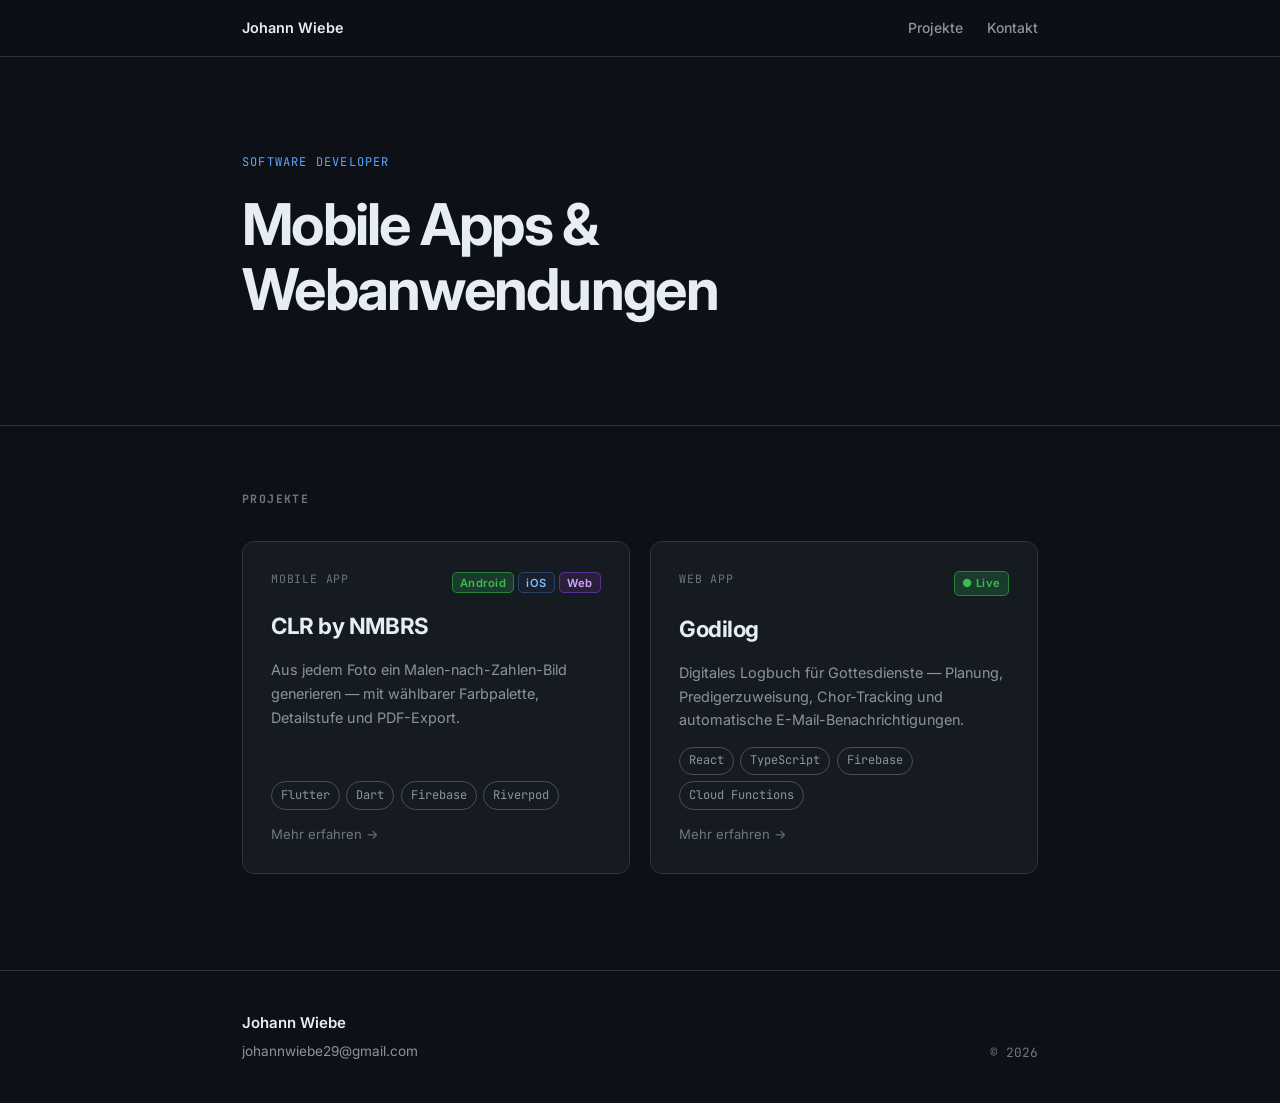
<file: index.html>
<!DOCTYPE html>
<html lang="de">
<head>
  <meta charset="UTF-8" />
  <meta name="viewport" content="width=device-width, initial-scale=1.0" />
  <title>Johann Wiebe — Portfolio</title>
  <link rel="preconnect" href="https://fonts.googleapis.com" />
  <link href="https://fonts.googleapis.com/css2?family=Inter:wght@300;400;500;600;700&family=JetBrains+Mono:wght@400;500&display=swap" rel="stylesheet" />
  <link rel="stylesheet" href="style.css" />
</head>
<body>

  <header class="site-header">
    <div class="container">
      <div class="header-inner">
        <a href="index.html" class="identity">
          <span class="name">Johann Wiebe</span>
        </a>
        <nav class="header-nav">
          <a href="#projects">Projekte</a>
          <a href="#contact">Kontakt</a>
        </nav>
      </div>
    </div>
  </header>

  <section class="hero">
    <div class="container">
      <p class="hero-label">Software Developer</p>
      <h1 class="hero-title">Mobile Apps &amp;<br>Web&shy;anwendungen</h1>
    </div>
  </section>

  <section id="projects" class="projects-section">
    <div class="container">
      <h2 class="section-title">Projekte</h2>
      <div class="project-grid">

        <a href="clr.html" class="project-card-link">
          <article class="project-card project-card--index">
            <div class="card-top">
              <div class="card-tag">Mobile App</div>
              <div class="card-platforms">
                <span class="badge badge-android">Android</span>
                <span class="badge badge-ios">iOS</span>
                <span class="badge badge-web">Web</span>
              </div>
            </div>
            <h3 class="card-title">CLR by NMBRS</h3>
            <p class="card-desc">
              Aus jedem Foto ein Malen-nach-Zahlen-Bild generieren —
              mit wählbarer Farbpalette, Detailstufe und PDF-Export.
            </p>
            <div class="card-stack">
              <span class="chip">Flutter</span>
              <span class="chip">Dart</span>
              <span class="chip">Firebase</span>
              <span class="chip">Riverpod</span>
            </div>
            <span class="card-arrow">Mehr erfahren →</span>
          </article>
        </a>

        <a href="godilog.html" class="project-card-link">
          <article class="project-card project-card--index">
            <div class="card-top">
              <div class="card-tag">Web App</div>
              <div class="card-platforms">
                <span class="badge badge-live">● Live</span>
              </div>
            </div>
            <h3 class="card-title">Godilog</h3>
            <p class="card-desc">
              Digitales Logbuch für Gottesdienste — Planung, Predigerzuweisung,
              Chor-Tracking und automatische E-Mail-Benachrichtigungen.
            </p>
            <div class="card-stack">
              <span class="chip">React</span>
              <span class="chip">TypeScript</span>
              <span class="chip">Firebase</span>
              <span class="chip">Cloud Functions</span>
            </div>
            <span class="card-arrow">Mehr erfahren →</span>
          </article>
        </a>

      </div>
    </div>
  </section>

  <footer id="contact" class="site-footer">
    <div class="container">
      <div class="footer-inner">
        <div>
          <p class="footer-name">Johann Wiebe</p>
          <a href="mailto:johannwiebe29@gmail.com" class="footer-email">johannwiebe29@gmail.com</a>
        </div>
        <p class="footer-copy">&copy; 2026</p>
      </div>
    </div>
  </footer>

</body>
</html>
</file>
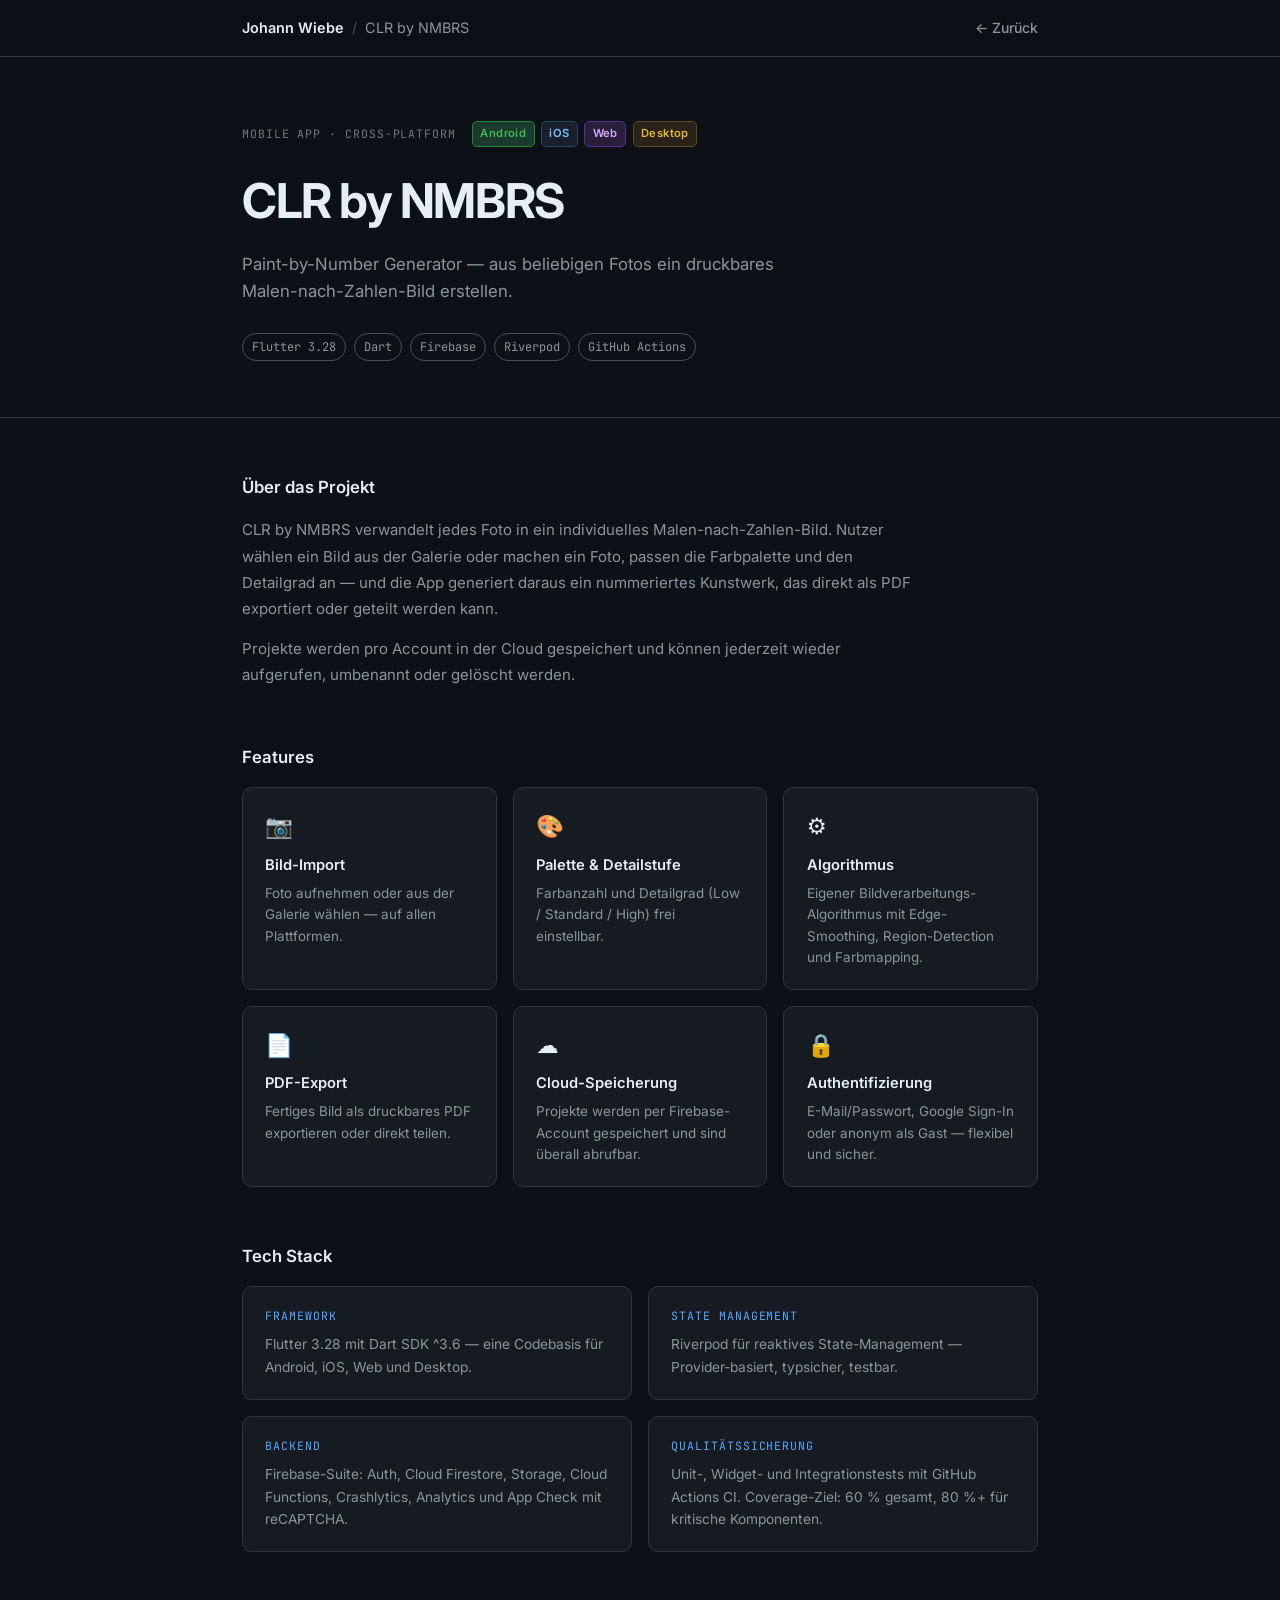
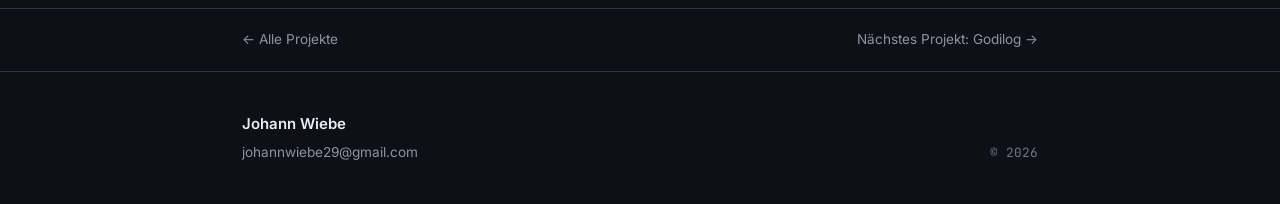
<file: clr.html>
<!DOCTYPE html>
<html lang="de">
<head>
  <meta charset="UTF-8" />
  <meta name="viewport" content="width=device-width, initial-scale=1.0" />
  <title>CLR by NMBRS — Johann Wiebe</title>
  <link rel="preconnect" href="https://fonts.googleapis.com" />
  <link href="https://fonts.googleapis.com/css2?family=Inter:wght@300;400;500;600;700&family=JetBrains+Mono:wght@400;500&display=swap" rel="stylesheet" />
  <link rel="stylesheet" href="style.css" />
</head>
<body>

  <header class="site-header">
    <div class="container">
      <div class="header-inner">
        <a href="index.html" class="identity">
          <span class="name">Johann Wiebe</span>
          <span class="separator">/</span>
          <span class="role">CLR by NMBRS</span>
        </a>
        <nav class="header-nav">
          <a href="index.html">← Zurück</a>
        </nav>
      </div>
    </div>
  </header>

  <section class="project-hero">
    <div class="container">
      <div class="project-hero-meta">
        <span class="project-type-label">Mobile App · Cross-Platform</span>
        <div class="platform-badges">
          <span class="badge badge-android">Android</span>
          <span class="badge badge-ios">iOS</span>
          <span class="badge badge-web">Web</span>
          <span class="badge badge-desktop">Desktop</span>
        </div>
      </div>
      <h1 class="project-hero-title">CLR by NMBRS</h1>
      <p class="project-hero-sub">
        Paint-by-Number Generator — aus beliebigen Fotos ein druckbares
        Malen-nach-Zahlen-Bild erstellen.
      </p>
      <div class="hero-stack">
        <span class="chip">Flutter 3.28</span>
        <span class="chip">Dart</span>
        <span class="chip">Firebase</span>
        <span class="chip">Riverpod</span>
        <span class="chip">GitHub Actions</span>
      </div>
    </div>
  </section>

  <main class="project-page">
    <div class="container">

      <!-- Was ist es -->
      <section class="content-section">
        <h2 class="content-heading">Über das Projekt</h2>
        <p class="content-text">
          CLR by NMBRS verwandelt jedes Foto in ein individuelles Malen-nach-Zahlen-Bild.
          Nutzer wählen ein Bild aus der Galerie oder machen ein Foto, passen die Farbpalette
          und den Detailgrad an — und die App generiert daraus ein nummeriertes Kunstwerk,
          das direkt als PDF exportiert oder geteilt werden kann.
        </p>
        <p class="content-text">
          Projekte werden pro Account in der Cloud gespeichert und können jederzeit
          wieder aufgerufen, umbenannt oder gelöscht werden.
        </p>
      </section>

      <!-- Features -->
      <section class="content-section">
        <h2 class="content-heading">Features</h2>
        <div class="feature-grid">
          <div class="feature-item">
            <div class="feature-icon">📷</div>
            <h3>Bild-Import</h3>
            <p>Foto aufnehmen oder aus der Galerie wählen — auf allen Plattformen.</p>
          </div>
          <div class="feature-item">
            <div class="feature-icon">🎨</div>
            <h3>Palette &amp; Detailstufe</h3>
            <p>Farbanzahl und Detailgrad (Low / Standard / High) frei einstellbar.</p>
          </div>
          <div class="feature-item">
            <div class="feature-icon">⚙️</div>
            <h3>Algorithmus</h3>
            <p>Eigener Bildverarbeitungs-Algorithmus mit Edge-Smoothing, Region-Detection und Farbmapping.</p>
          </div>
          <div class="feature-item">
            <div class="feature-icon">📄</div>
            <h3>PDF-Export</h3>
            <p>Fertiges Bild als druckbares PDF exportieren oder direkt teilen.</p>
          </div>
          <div class="feature-item">
            <div class="feature-icon">☁️</div>
            <h3>Cloud-Speicherung</h3>
            <p>Projekte werden per Firebase-Account gespeichert und sind überall abrufbar.</p>
          </div>
          <div class="feature-item">
            <div class="feature-icon">🔒</div>
            <h3>Authentifizierung</h3>
            <p>E-Mail/Passwort, Google Sign-In oder anonym als Gast — flexibel und sicher.</p>
          </div>
        </div>
      </section>

      <!-- Tech Stack -->
      <section class="content-section">
        <h2 class="content-heading">Tech Stack</h2>
        <div class="stack-overview">
          <div class="stack-col">
            <span class="stack-col-label">Framework</span>
            <p>Flutter 3.28 mit Dart SDK ^3.6 — eine Codebasis für Android, iOS, Web und Desktop.</p>
          </div>
          <div class="stack-col">
            <span class="stack-col-label">State Management</span>
            <p>Riverpod für reaktives State-Management — Provider-basiert, typsicher, testbar.</p>
          </div>
          <div class="stack-col">
            <span class="stack-col-label">Backend</span>
            <p>Firebase-Suite: Auth, Cloud Firestore, Storage, Cloud Functions, Crashlytics, Analytics und App Check mit reCAPTCHA.</p>
          </div>
          <div class="stack-col">
            <span class="stack-col-label">Qualitätssicherung</span>
            <p>Unit-, Widget- und Integrationstests mit GitHub Actions CI. Coverage-Ziel: 60 % gesamt, 80 %+ für kritische Komponenten.</p>
          </div>
        </div>
      </section>

    </div>
  </main>

  <div class="project-nav-bar">
    <div class="container">
      <a href="index.html" class="pnav-back">← Alle Projekte</a>
      <a href="godilog.html" class="pnav-next">Nächstes Projekt: Godilog →</a>
    </div>
  </div>

  <footer id="contact" class="site-footer">
    <div class="container">
      <div class="footer-inner">
        <div>
          <p class="footer-name">Johann Wiebe</p>
          <a href="mailto:johannwiebe29@gmail.com" class="footer-email">johannwiebe29@gmail.com</a>
        </div>
        <p class="footer-copy">&copy; 2026</p>
      </div>
    </div>
  </footer>

</body>
</html>
</file>
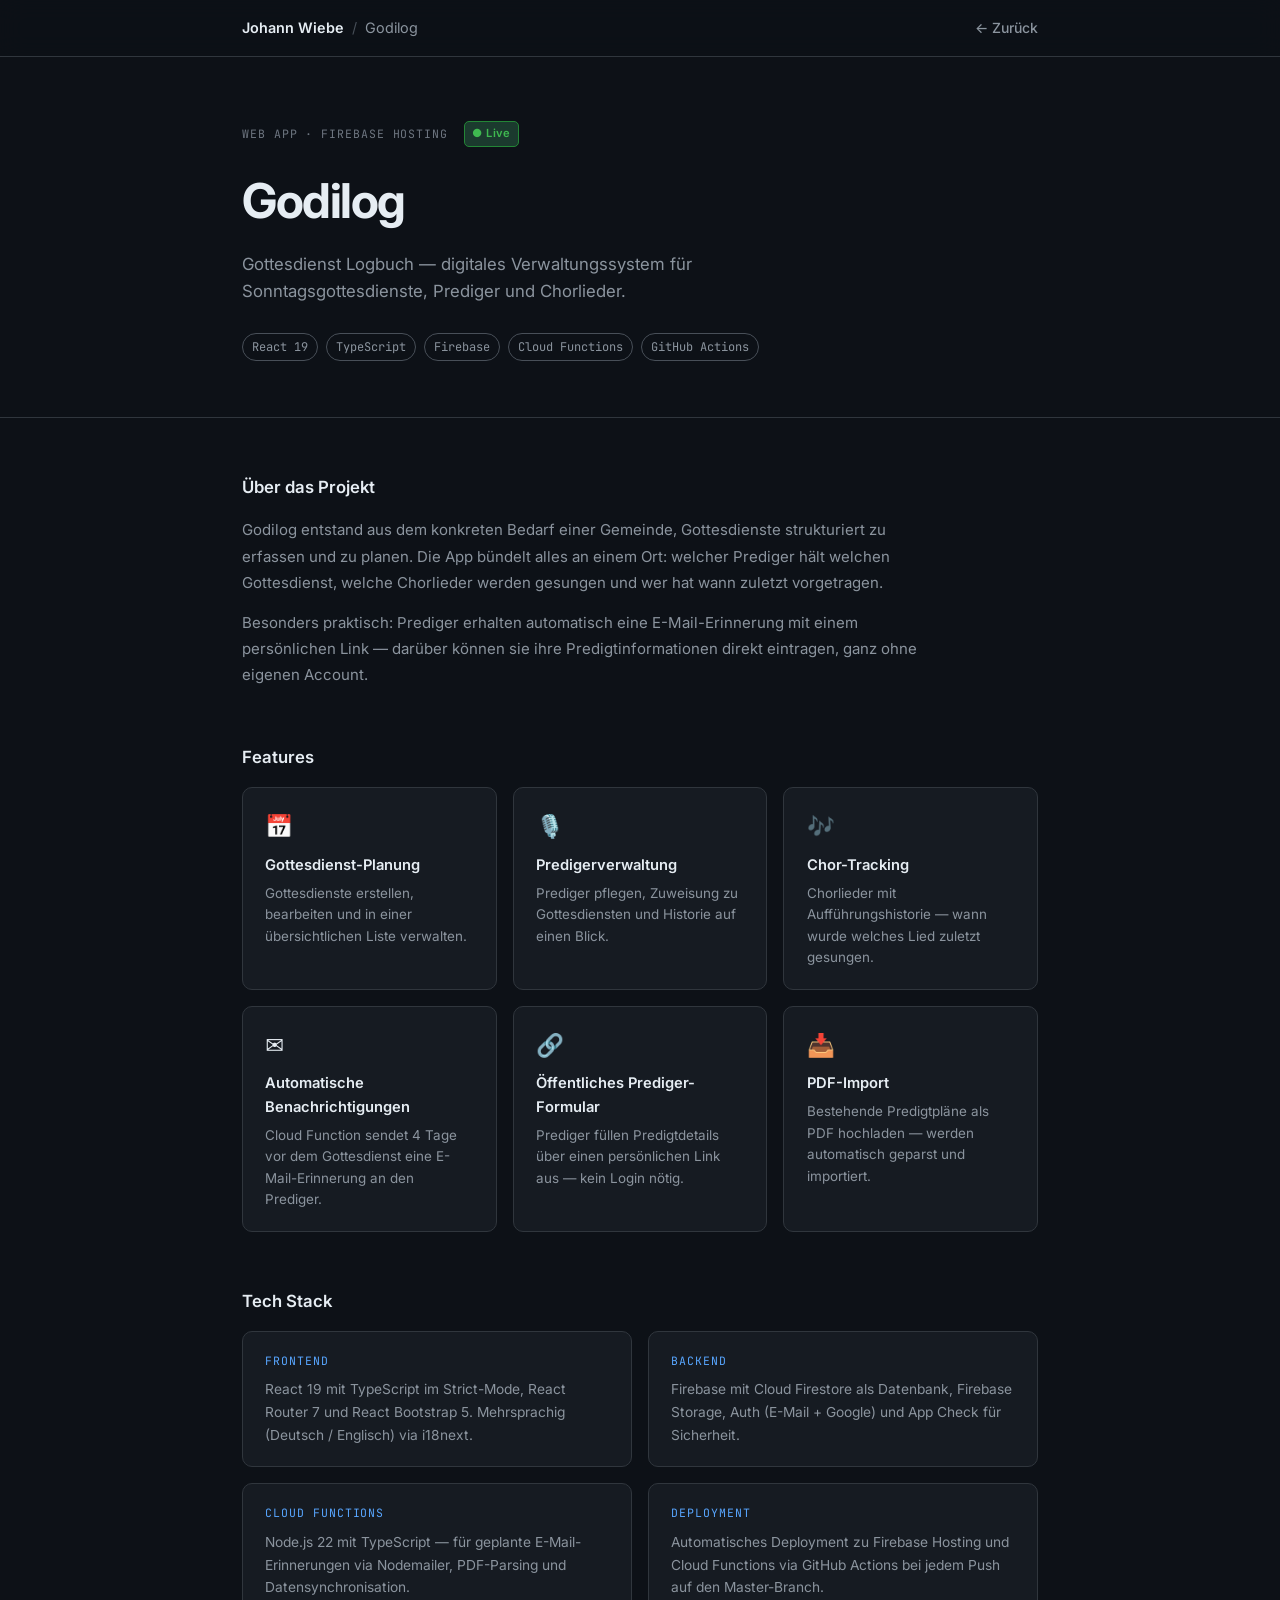
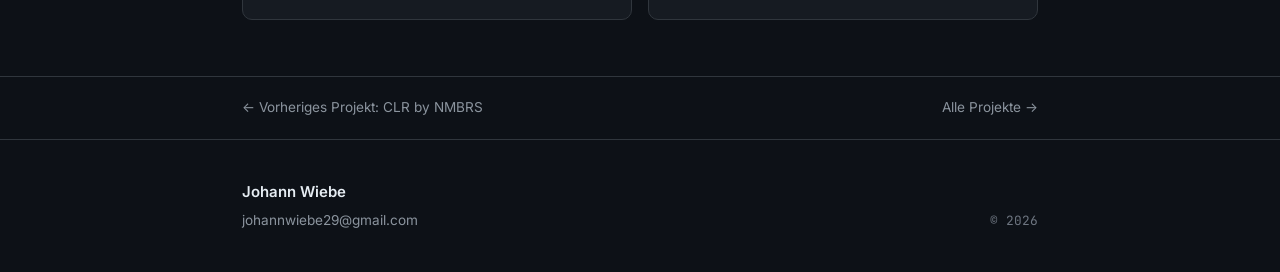
<file: godilog.html>
<!DOCTYPE html>
<html lang="de">
<head>
  <meta charset="UTF-8" />
  <meta name="viewport" content="width=device-width, initial-scale=1.0" />
  <title>Godilog — Johann Wiebe</title>
  <link rel="preconnect" href="https://fonts.googleapis.com" />
  <link href="https://fonts.googleapis.com/css2?family=Inter:wght@300;400;500;600;700&family=JetBrains+Mono:wght@400;500&display=swap" rel="stylesheet" />
  <link rel="stylesheet" href="style.css" />
</head>
<body>

  <header class="site-header">
    <div class="container">
      <div class="header-inner">
        <a href="index.html" class="identity">
          <span class="name">Johann Wiebe</span>
          <span class="separator">/</span>
          <span class="role">Godilog</span>
        </a>
        <nav class="header-nav">
          <a href="index.html">← Zurück</a>
        </nav>
      </div>
    </div>
  </header>

  <section class="project-hero">
    <div class="container">
      <div class="project-hero-meta">
        <span class="project-type-label">Web App · Firebase Hosting</span>
        <div class="platform-badges">
          <a href="https://godilog.jw29435.de" target="_blank" rel="noopener" class="badge badge-live">● Live</a>
        </div>
      </div>
      <h1 class="project-hero-title">Godilog</h1>
      <p class="project-hero-sub">
        Gottesdienst Logbuch — digitales Verwaltungssystem für
        Sonntagsgottesdienste, Prediger und Chorlieder.
      </p>
      <div class="hero-stack">
        <span class="chip">React 19</span>
        <span class="chip">TypeScript</span>
        <span class="chip">Firebase</span>
        <span class="chip">Cloud Functions</span>
        <span class="chip">GitHub Actions</span>
      </div>
    </div>
  </section>

  <main class="project-page">
    <div class="container">

      <!-- Was ist es -->
      <section class="content-section">
        <h2 class="content-heading">Über das Projekt</h2>
        <p class="content-text">
          Godilog entstand aus dem konkreten Bedarf einer Gemeinde, Gottesdienste strukturiert
          zu erfassen und zu planen. Die App bündelt alles an einem Ort: welcher Prediger
          hält welchen Gottesdienst, welche Chorlieder werden gesungen und wer hat wann zuletzt
          vorgetragen.
        </p>
        <p class="content-text">
          Besonders praktisch: Prediger erhalten automatisch eine E-Mail-Erinnerung mit einem
          persönlichen Link — darüber können sie ihre Predigtinformationen direkt eintragen,
          ganz ohne eigenen Account.
        </p>
      </section>

      <!-- Features -->
      <section class="content-section">
        <h2 class="content-heading">Features</h2>
        <div class="feature-grid">
          <div class="feature-item">
            <div class="feature-icon">📅</div>
            <h3>Gottesdienst-Planung</h3>
            <p>Gottesdienste erstellen, bearbeiten und in einer übersichtlichen Liste verwalten.</p>
          </div>
          <div class="feature-item">
            <div class="feature-icon">🎙️</div>
            <h3>Predigerverwaltung</h3>
            <p>Prediger pflegen, Zuweisung zu Gottesdiensten und Historie auf einen Blick.</p>
          </div>
          <div class="feature-item">
            <div class="feature-icon">🎶</div>
            <h3>Chor-Tracking</h3>
            <p>Chorlieder mit Aufführungshistorie — wann wurde welches Lied zuletzt gesungen.</p>
          </div>
          <div class="feature-item">
            <div class="feature-icon">✉️</div>
            <h3>Automatische Benachrichtigungen</h3>
            <p>Cloud Function sendet 4 Tage vor dem Gottesdienst eine E-Mail-Erinnerung an den Prediger.</p>
          </div>
          <div class="feature-item">
            <div class="feature-icon">🔗</div>
            <h3>Öffentliches Prediger-Formular</h3>
            <p>Prediger füllen Predigtdetails über einen persönlichen Link aus — kein Login nötig.</p>
          </div>
          <div class="feature-item">
            <div class="feature-icon">📥</div>
            <h3>PDF-Import</h3>
            <p>Bestehende Predigtpläne als PDF hochladen — werden automatisch geparst und importiert.</p>
          </div>
        </div>
      </section>

      <!-- Tech Stack -->
      <section class="content-section">
        <h2 class="content-heading">Tech Stack</h2>
        <div class="stack-overview">
          <div class="stack-col">
            <span class="stack-col-label">Frontend</span>
            <p>React 19 mit TypeScript im Strict-Mode, React Router 7 und React Bootstrap 5. Mehrsprachig (Deutsch / Englisch) via i18next.</p>
          </div>
          <div class="stack-col">
            <span class="stack-col-label">Backend</span>
            <p>Firebase mit Cloud Firestore als Datenbank, Firebase Storage, Auth (E-Mail + Google) und App Check für Sicherheit.</p>
          </div>
          <div class="stack-col">
            <span class="stack-col-label">Cloud Functions</span>
            <p>Node.js 22 mit TypeScript — für geplante E-Mail-Erinnerungen via Nodemailer, PDF-Parsing und Datensynchronisation.</p>
          </div>
          <div class="stack-col">
            <span class="stack-col-label">Deployment</span>
            <p>Automatisches Deployment zu Firebase Hosting und Cloud Functions via GitHub Actions bei jedem Push auf den Master-Branch.</p>
          </div>
        </div>
      </section>

    </div>
  </main>

  <div class="project-nav-bar">
    <div class="container">
      <a href="clr.html" class="pnav-back">← Vorheriges Projekt: CLR by NMBRS</a>
      <a href="index.html" class="pnav-next">Alle Projekte →</a>
    </div>
  </div>

  <footer id="contact" class="site-footer">
    <div class="container">
      <div class="footer-inner">
        <div>
          <p class="footer-name">Johann Wiebe</p>
          <a href="mailto:johannwiebe29@gmail.com" class="footer-email">johannwiebe29@gmail.com</a>
        </div>
        <p class="footer-copy">&copy; 2026</p>
      </div>
    </div>
  </footer>

</body>
</html>
</file>
<file: style.css>
/* ── Reset & Base ── */
*, *::before, *::after { box-sizing: border-box; margin: 0; padding: 0; }

:root {
  --bg:        #0d1117;
  --bg-card:   #161b22;
  --bg-block:  #1c2128;
  --border:    #30363d;
  --border-hi: #484f58;
  --text:      #e6edf3;
  --text-muted:#8b949e;
  --text-dim:  #6e7681;
  --accent:    #58a6ff;
  --accent-2:  #3fb950;

  --font-sans: 'Inter', system-ui, sans-serif;
  --font-mono: 'JetBrains Mono', 'Fira Code', monospace;

  --radius:    10px;
  --radius-sm: 5px;
  --max-w:     860px;
}

html { scroll-behavior: smooth; }

body {
  background: var(--bg);
  color: var(--text);
  font-family: var(--font-sans);
  font-size: 15px;
  line-height: 1.6;
  -webkit-font-smoothing: antialiased;
}

.container {
  max-width: var(--max-w);
  margin: 0 auto;
  padding: 0 2rem;
}

a { color: var(--accent); text-decoration: none; }
a:hover { text-decoration: underline; }

/* ── Header ── */
.site-header {
  position: sticky;
  top: 0;
  z-index: 100;
  background: rgba(13, 17, 23, 0.92);
  backdrop-filter: blur(12px);
  border-bottom: 1px solid var(--border);
}

.header-inner {
  display: flex;
  align-items: center;
  justify-content: space-between;
  height: 56px;
}

.identity {
  display: flex;
  align-items: center;
  gap: 0.5rem;
  font-size: 0.9rem;
  color: var(--text);
}
.identity:hover { text-decoration: none; }

.name   { font-weight: 600; }
.separator { color: var(--border-hi); }
.role   { color: var(--text-muted); }

.header-nav { display: flex; gap: 1.5rem; }
.header-nav a {
  color: var(--text-muted);
  font-size: 0.875rem;
  font-weight: 500;
  transition: color 0.15s;
}
.header-nav a:hover { color: var(--text); text-decoration: none; }

/* ── Hero (Landing) ── */
.hero {
  padding: 6rem 0 5rem;
  border-bottom: 1px solid var(--border);
}

.hero-label {
  font-family: var(--font-mono);
  font-size: 0.75rem;
  color: var(--accent);
  letter-spacing: 0.1em;
  text-transform: uppercase;
  margin-bottom: 1.25rem;
}

.hero-title {
  font-size: clamp(2.2rem, 6vw, 3.6rem);
  font-weight: 700;
  line-height: 1.12;
  letter-spacing: -0.03em;
  margin-bottom: 1.5rem;
}

.hero-sub {
  font-size: 1.05rem;
  color: var(--text-muted);
  max-width: 480px;
}

/* ── Project Hero (Detail Pages) ── */
.project-hero {
  padding: 4rem 0 3.5rem;
  border-bottom: 1px solid var(--border);
}

.project-hero-meta {
  display: flex;
  align-items: center;
  gap: 1rem;
  margin-bottom: 1rem;
  flex-wrap: wrap;
}

.project-type-label {
  font-family: var(--font-mono);
  font-size: 0.72rem;
  color: var(--text-dim);
  text-transform: uppercase;
  letter-spacing: 0.08em;
}

.platform-badges {
  display: flex;
  gap: 0.4rem;
  flex-wrap: wrap;
}

.badge {
  font-size: 0.7rem;
  font-weight: 600;
  padding: 0.25em 0.65em;
  border-radius: var(--radius-sm);
  letter-spacing: 0.04em;
}

.badge-android { background: #1b3a2e; color: #3fb950; border: 1px solid #238636; }
.badge-ios     { background: #1a1f2e; color: #79c0ff; border: 1px solid #264466; }
.badge-web     { background: #2a1f3a; color: #d2a8ff; border: 1px solid #553098; }
.badge-desktop { background: #2a2118; color: #e3b341; border: 1px solid #5d4a1f; }
.badge-live {
  background: #1b3a2e; color: #3fb950; border: 1px solid #238636;
  display: inline-flex; align-items: center; gap: 0.25em;
}
.badge-live:hover { opacity: 0.8; text-decoration: none; }

.project-hero-title {
  font-size: clamp(2rem, 5vw, 3rem);
  font-weight: 700;
  letter-spacing: -0.03em;
  margin-bottom: 0.75rem;
}

.project-hero-sub {
  font-size: 1.05rem;
  color: var(--text-muted);
  max-width: 540px;
  margin-bottom: 1.75rem;
}

/* Shared chip row */
.hero-stack {
  display: flex;
  flex-wrap: wrap;
  gap: 0.5rem;
}

.chip {
  font-family: var(--font-mono);
  font-size: 0.75rem;
  padding: 0.3em 0.75em;
  border: 1px solid var(--border-hi);
  border-radius: 100px;
  color: var(--text-muted);
}

/* ── Projects Section (Landing) ── */
.projects-section {
  padding: 4rem 0 6rem;
}

.section-title {
  font-size: 0.72rem;
  font-family: var(--font-mono);
  letter-spacing: 0.12em;
  text-transform: uppercase;
  color: var(--text-dim);
  margin-bottom: 2rem;
}

.project-grid {
  display: grid;
  grid-template-columns: 1fr 1fr;
  gap: 1.25rem;
}

.project-card-link {
  display: block;
  color: inherit;
  text-decoration: none;
}
.project-card-link:hover .project-card { border-color: var(--border-hi); }
.project-card-link:hover .card-arrow   { color: var(--text); }

.project-card {
  background: var(--bg-card);
  border: 1px solid var(--border);
  border-radius: 12px;
  padding: 1.75rem;
  height: 100%;
  display: flex;
  flex-direction: column;
  gap: 0.9rem;
  transition: border-color 0.2s;
}

.card-top {
  display: flex;
  justify-content: space-between;
  align-items: flex-start;
  gap: 0.5rem;
}

.card-tag {
  font-size: 0.72rem;
  font-family: var(--font-mono);
  color: var(--text-dim);
  text-transform: uppercase;
  letter-spacing: 0.07em;
}

.card-title {
  font-size: 1.4rem;
  font-weight: 700;
  letter-spacing: -0.02em;
}

.card-desc {
  color: var(--text-muted);
  font-size: 0.9rem;
  line-height: 1.65;
  flex: 1;
}

.card-stack {
  display: flex;
  flex-wrap: wrap;
  gap: 0.4rem;
}

.card-arrow {
  font-size: 0.82rem;
  color: var(--text-dim);
  transition: color 0.15s;
  margin-top: auto;
}

/* ── Project Detail Pages ── */
.project-page {
  padding: 3.5rem 0 0;
}

.content-section {
  margin-bottom: 3.5rem;
}

.content-heading {
  font-size: 1.05rem;
  font-weight: 600;
  margin-bottom: 1rem;
  color: var(--text);
}

.content-text {
  color: var(--text-muted);
  line-height: 1.75;
  max-width: 680px;
}
.content-text + .content-text { margin-top: 0.85rem; }

/* ── Feature Grid ── */
.feature-grid {
  display: grid;
  grid-template-columns: repeat(auto-fill, minmax(240px, 1fr));
  gap: 1rem;
}

.feature-item {
  background: var(--bg-card);
  border: 1px solid var(--border);
  border-radius: var(--radius);
  padding: 1.25rem 1.4rem;
}

.feature-icon {
  font-size: 1.4rem;
  margin-bottom: 0.6rem;
}

.feature-item h3 {
  font-size: 0.92rem;
  font-weight: 600;
  margin-bottom: 0.35rem;
}

.feature-item p {
  font-size: 0.84rem;
  color: var(--text-muted);
  line-height: 1.6;
}

/* ── Stack Overview ── */
.stack-overview {
  display: grid;
  grid-template-columns: 1fr 1fr;
  gap: 1rem;
}

.stack-col {
  background: var(--bg-card);
  border: 1px solid var(--border);
  border-radius: var(--radius);
  padding: 1.25rem 1.4rem;
}

.stack-col-label {
  display: block;
  font-size: 0.72rem;
  font-family: var(--font-mono);
  text-transform: uppercase;
  letter-spacing: 0.08em;
  color: var(--accent);
  margin-bottom: 0.5rem;
}

.stack-col p {
  font-size: 0.86rem;
  color: var(--text-muted);
  line-height: 1.65;
}

/* ── Project Nav Bar ── */
.project-nav-bar {
  border-top: 1px solid var(--border);
  margin-top: 1rem;
  padding: 1.25rem 0;
}

.project-nav-bar .container {
  display: flex;
  justify-content: space-between;
  align-items: center;
}

.pnav-back,
.pnav-next {
  font-size: 0.85rem;
  color: var(--text-muted);
  transition: color 0.15s;
}
.pnav-back:hover,
.pnav-next:hover { color: var(--text); text-decoration: none; }

/* ── Footer ── */
.site-footer {
  border-top: 1px solid var(--border);
  padding: 2.5rem 0;
}

.footer-inner {
  display: flex;
  justify-content: space-between;
  align-items: flex-end;
}

.footer-name  { font-weight: 600; margin-bottom: 0.25rem; }
.footer-email { font-size: 0.85rem; color: var(--text-muted); }
.footer-email:hover { color: var(--accent); text-decoration: none; }
.footer-copy  { font-size: 0.8rem; color: var(--text-dim); font-family: var(--font-mono); }

/* ── Responsive ── */
@media (max-width: 640px) {
  .project-grid  { grid-template-columns: 1fr; }
  .stack-overview { grid-template-columns: 1fr; }
  .feature-grid  { grid-template-columns: 1fr; }
  .footer-inner  { flex-direction: column; gap: 1rem; align-items: flex-start; }
  .project-nav-bar .container { flex-direction: column; gap: 0.75rem; align-items: flex-start; }
}
</file>
